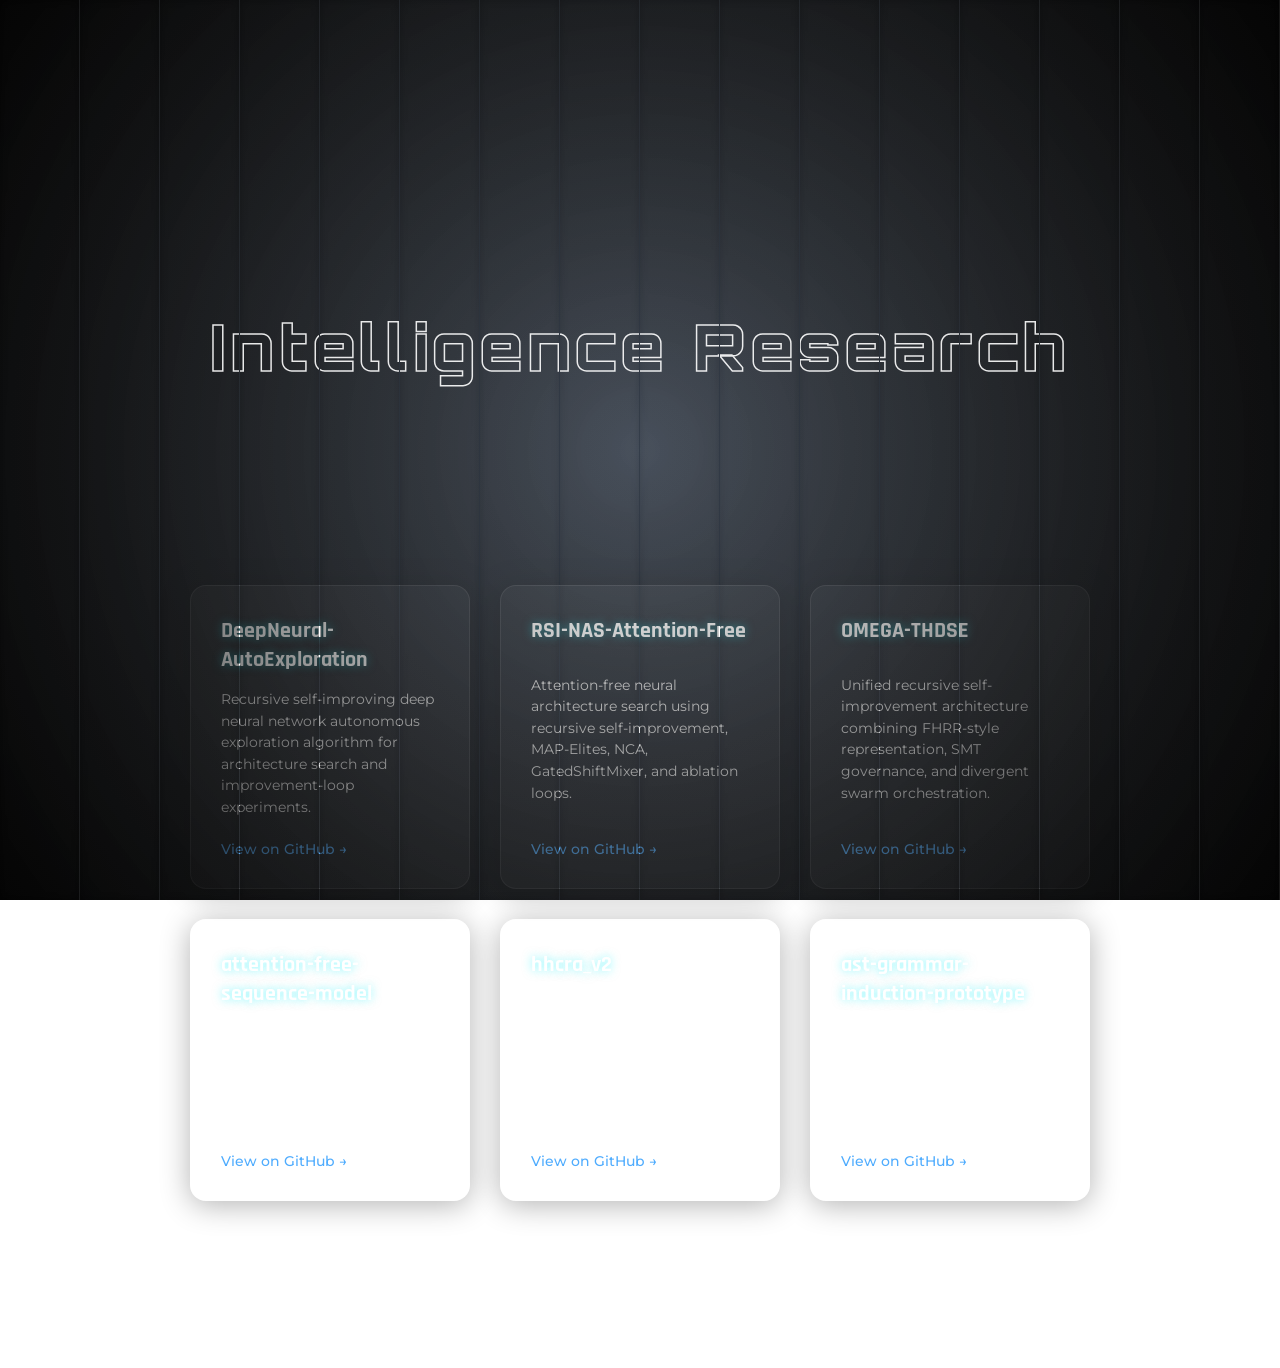
<file: index.html>
<!DOCTYPE html>
<html lang="en">

<head>
    <meta charset="UTF-8">
    <meta name="viewport" content="width=device-width, initial-scale=1.0">
    <title>Sung Hun Kwag - Advanced AI Research Portfolio</title>

    <!-- SEO & Social metadata for richer previews -->
    <meta name="description"
        content="Portfolio of Sung Hun Kwag showcasing advanced AI research projects and open-source contributions." />
    <meta property="og:title" content="Sung Hun Kwag - Advanced AI Research Portfolio" />
    <meta property="og:description"
        content="Explore recent independent AI architecture experiments: recursive self-improvement, failure analysis, and attention-free systems." />
    <meta property="og:type" content="website" />
    <meta property="og:image" content="https://sunghunkwag.github.io/portfolio/preview.png" />

    <!-- Google Fonts -->
    <link rel="preconnect" href="https://fonts.googleapis.com">
    <link rel="preconnect" href="https://fonts.gstatic.com" crossorigin>
    <link
        href="https://fonts.googleapis.com/css2?family=Cinzel:wght@400;700&family=Montserrat:wght@300;500;700&display=swap"
        rel="stylesheet">
    <link
        href="https://fonts.googleapis.com/css2?family=Orbitron:wght@400;700;900&family=Rajdhani:wght@500;700&display=swap"
        rel="stylesheet">

    <!-- Inline styles for a sleek, glassmorphic aesthetic -->
    <style>
        /* Reset & Base Styles */
        * {
            margin: 0;
            padding: 0;
            box-sizing: border-box;
        }

        body {
            font-family: 'Montserrat', sans-serif;
            color: #ffffff;
            overflow-x: hidden;
            overflow-y: scroll;
            /* Enable scrolling */
            min-height: 100vh;
            height: auto;
            display: flex;
            justify-content: center;
            align-items: flex-start;
            /* Align to top so content grows down */
        }

        /* Background Neutral */
        .bg-neutral {
            position: fixed;
            top: 0;
            left: 0;
            width: 100%;
            height: 100%;
            /* Radial gradient for vignette effect */
            background: radial-gradient(circle at center, #1f2937 0%, #000000 100%);
            z-index: -1;
        }

        /* 3D Perspective Container */
        /* 3D Perspective Container */
        .full-screen-3d-stage {
            perspective: 3000px;

            /* Full Screen - No black bars */
            position: absolute;
            top: 0;
            left: 0;
            width: 100%;
            height: 100vh;

            overflow: hidden;
            z-index: 100;
            pointer-events: none;
            /* allow underlying elements to be clickable */

            container-type: size;
        }

        .title-plate-wrapper {
            position: absolute;
            top: 0;
            left: 0;
            width: 100%;
            height: 100%;
            transform-style: preserve-3d;
            display: flex;
            pointer-events: none;
        }

        /* Static title displayed after the slat animation finishes */
        .title-plate-static {
            position: absolute;
            top: 0;
            left: 0;
            width: 100%;
            height: 100%;
            /* Cover full screen for alignment, but pointer-events: none allows clicks */
            display: flex;
            flex-direction: column;
            justify-content: flex-start;
            align-items: center;
            padding-top: 35vh;
            /* Safe vertical position */
            /* Matches slat animation end position relative to container */
            z-index: 101;
            opacity: 0;
            pointer-events: none;
        }

        .title-plate-static.sequence-active {
            animation: singleSequenceFade 8s cubic-bezier(0.25, 1, 0.5, 1) forwards;
        }

        /* Unified sequence for the static title -> holds then stays visible */
        @keyframes singleSequenceFade {
            0% {
                opacity: 1;
                filter: blur(0px);
                transform: scale(1);
                letter-spacing: -2px;
            }

            20% {
                opacity: 1;
            }

            100% {
                opacity: 1;
                text-shadow: 0 10px 30px rgba(0, 0, 0, 0.8);
                letter-spacing: -2px;
            }
        }

        /* Title typography */
        .plate-main-text {
            font-size: clamp(2.5rem, 5vw, 6rem);
            font-weight: 900;
            /* Extra bold for impact */
            font-family: 'Orbitron', sans-serif;
            /* AI / Sci-Fi Font */
            /* text-transform: uppercase; removed for mixed case */
            letter-spacing: 4px;
            /* Premium wide spacing */
            line-height: 1;
            margin: 0;

            /* Transparent / Glass / Wireframe Style */
            color: transparent;
            -webkit-text-stroke: 1.5px rgba(255, 255, 255, 0.9);
            /* Crisp White Outline */
            background: none;
            text-shadow: none;
            filter: none;
        }

        /* Slat styles */
        .slat {
            height: 100%;
            position: relative;
            background-color: rgba(255, 255, 255, 0.05);
            overflow: hidden;
            clip-path: inset(0px);
            transform-style: flat;
            transform-origin: left center;
            border-right: 1px solid rgba(255, 255, 255, 0.05);
            opacity: 0;
            backface-visibility: hidden;
            will-change: transform;
            pointer-events: none;
        }

        .slat-content {
            position: absolute;
            top: 0;
            height: 100%;
            display: flex;
            flex-direction: column;
            justify-content: flex-start;
            align-items: center;
            padding-top: 35vh;
            color: #ffffff;
            font-family: 'Montserrat', sans-serif;
            white-space: nowrap;
            background: radial-gradient(circle at center, rgba(255, 255, 255, 0.1) 0%, rgba(0, 0, 0, 0.8) 100%);
            backdrop-filter: blur(5px);
            -webkit-backdrop-filter: blur(5px);
        }

        /* Main container for name and projects */
        .container {
            position: relative;
            z-index: 10;
            width: 90%;
            max-width: 1200px;
            min-height: 100vh;
            height: auto;
            display: flex;
            flex-direction: column;
            justify-content: flex-start;
            /* Stack from top */
            padding-top: 65vh;
            /* Ensure content starts below the fixed title */
            padding-bottom: 50px;
            pointer-events: none;
        }

        /* Hero section containing the name */
        #hero {
            flex: 0 0 auto;
            display: flex;
            justify-content: center;
            align-items: center;
            width: 100%;
            padding: 20px 0;
            margin: 0;
            pointer-events: none;
            opacity: 0.6;
        }

        .name-container {
            display: flex;
            align-items: center;
            justify-content: center;
            gap: 10px;
            margin: 0;
            z-index: 201;
        }

        .eng-name,
        .kor-name {
            font-family: 'Rajdhani', sans-serif;
            font-weight: 600;
            font-size: 1.25rem;
            letter-spacing: 2px;
            color: #ffffff;
            text-shadow: none;
        }

        .separator {
            color: rgba(255, 255, 255, 0.2);
            font-size: 0.75rem;
            text-shadow: none;
        }

        /* Projects section */
        #projects {
            display: flex;
            flex-wrap: wrap;
            justify-content: center;
            gap: 30px;
            padding-bottom: 50px;
            z-index: 200;
            position: relative;
            pointer-events: auto;
        }

        /* Card styling */
        .glass-card {
            background: rgba(255, 255, 255, 0.05);
            backdrop-filter: blur(10px);
            -webkit-backdrop-filter: blur(10px);
            border: 1px solid rgba(255, 255, 255, 0.1);
            border-radius: 16px;
            padding: 30px;
            width: 280px;
            box-shadow: 0 4px 30px rgba(0, 0, 0, 0.3);
            transition: all 0.4s cubic-bezier(0.25, 0.8, 0.25, 1);
            cursor: pointer;
            display: flex;
            flex-direction: column;
            justify-content: space-between;
        }

        .glass-card:hover {
            transform: translateY(-10px) scale(1.02);
            background: rgba(255, 255, 255, 0.1);
            border-color: rgba(255, 255, 255, 0.6);
            box-shadow: 0 0 20px rgba(255, 255, 255, 0.2);
        }

        .glass-card h3 {
            font-family: 'Rajdhani', sans-serif;
            font-size: 1.4rem;
            font-weight: 700;
            margin-bottom: 15px;
            color: #fff;
            text-shadow: 0 0 10px rgba(0, 242, 254, 0.5);
            /* Neon glow */
        }

        .glass-card p {
            font-size: 0.9rem;
            line-height: 1.5;
            color: rgba(255, 255, 255, 0.9);
            margin-bottom: 20px;
        }

        .repo-link a {
            text-decoration: none;
            color: #4facfe;
            font-size: 0.85rem;
            font-weight: 500;
            transition: color 0.3s;
        }

        .repo-link a:hover {
            color: #00f2fe;
        }

        /* Removed repo-meta styling as dynamic metadata is no longer used */

        /* Animation keyframes for slats reveal */
        @keyframes fullScreenReveal {

            /* Enhanced 3D reveal with depth and overshoot for a premium feel */
            0% {
                transform: rotateY(-90deg) translateZ(-300px);
                opacity: 1;
                filter: brightness(0.4);
                background-color: rgba(255, 255, 255, 0.15);
                border-right: 1px solid rgba(255, 255, 255, 0.4);
            }

            70% {
                transform: rotateY(10deg) translateZ(40px);
                filter: brightness(1.2);
                background-color: rgba(255, 255, 255, 0.1);
                border-right: 1px solid rgba(255, 255, 255, 0.2);
            }

            100% {
                transform: rotateY(0deg) translateZ(0);
                opacity: 1;
                filter: brightness(1);
                background-color: rgba(255, 255, 255, 0.05);
                border-right: 1px solid rgba(255, 255, 255, 0.05);
            }
        }

        /* Fade utilities */
        .fade-in-2 {
            opacity: 0;
            animation: fadeInUp 1.5s ease-out forwards;
            animation-delay: 3.5s;
        }

        .fade-in-3 {
            opacity: 0;
            animation: fadeInUp 1.5s ease-out forwards;
            animation-delay: 4.5s;
        }

        @keyframes fadeInUp {
            to {
                opacity: 1;
                transform: translateY(0);
            }
        }

        /* Responsive tweaks */
        @media (max-width: 768px) {
            .plate-main-text {
                font-size: 2.5rem;
            }

            .glass-card {
                width: 100%;
                max-width: 350px;
            }
        }
    </style>
</head>

<body>
    <!-- Dark backdrop -->
    <div class="bg-neutral" aria-hidden="true"></div>
    <!-- Main content -->
    <!-- 3D title reveal stage (Moved out of container for full screen) -->
    <div class="full-screen-3d-stage">
        <div class="title-plate-wrapper"><!-- slats inserted here via JS --></div>
        <div id="static-title-container" class="title-plate-static">
            <h1 class="plate-main-text">Intelligence Research</h1>
        </div>
    </div>
    <div class="container" style="padding-top: 65vh;">
        <!-- 3D title reveal stage -->


        <!-- Name under the title (Removed spacer, using padding-top on container) -->
        <!-- Portfolio cards -->
                <section id="projects" class="fade-in-3">
            <div class="glass-card" onclick="window.open('https://github.com/sunghunkwag/DeepNeural-AutoExploration', '_blank')">
                <h3>DeepNeural-AutoExploration</h3>
                <p>Recursive self-improving deep neural network autonomous exploration algorithm for architecture search and improvement-loop experiments.</p>
                <div class="repo-link">
                    <a href="https://github.com/sunghunkwag/DeepNeural-AutoExploration" target="_blank">View on GitHub &rarr;</a>
                </div>
            </div>
            <div class="glass-card" onclick="window.open('https://github.com/sunghunkwag/RSI-NAS-Attention-Free', '_blank')">
                <h3>RSI-NAS-Attention-Free</h3>
                <p>Attention-free neural architecture search using recursive self-improvement, MAP-Elites, NCA, GatedShiftMixer, and ablation loops.</p>
                <div class="repo-link">
                    <a href="https://github.com/sunghunkwag/RSI-NAS-Attention-Free" target="_blank">View on GitHub &rarr;</a>
                </div>
            </div>
            <div class="glass-card" onclick="window.open('https://github.com/sunghunkwag/OMEGA-THDSE', '_blank')">
                <h3>OMEGA-THDSE</h3>
                <p>Unified recursive self-improvement architecture combining FHRR-style representation, SMT governance, and divergent swarm orchestration.</p>
                <div class="repo-link">
                    <a href="https://github.com/sunghunkwag/OMEGA-THDSE" target="_blank">View on GitHub &rarr;</a>
                </div>
            </div>
            <div class="glass-card" onclick="window.open('https://github.com/sunghunkwag/attention-free-sequence-model', '_blank')">
                <h3>attention-free-sequence-model</h3>
                <p>Attention-free sequence model exploration across five architectures, documenting failures and a GatedShiftMixer success case.</p>
                <div class="repo-link">
                    <a href="https://github.com/sunghunkwag/attention-free-sequence-model" target="_blank">View on GitHub &rarr;</a>
                </div>
            </div>
            <div class="glass-card" onclick="window.open('https://github.com/sunghunkwag/hhcra_v2', '_blank')">
                <h3>hhcra_v2</h3>
                <p>Recent experimental AI architecture repository in the recursive, hybrid, and compute-constrained systems research track.</p>
                <div class="repo-link">
                    <a href="https://github.com/sunghunkwag/hhcra_v2" target="_blank">View on GitHub &rarr;</a>
                </div>
            </div>
            <div class="glass-card" onclick="window.open('https://github.com/sunghunkwag/ast-grammar-induction-prototype', '_blank')">
                <h3>ast-grammar-induction-prototype</h3>
                <p>Single-file recursive self-improvement engine evolving Python programs through AST analysis and statistical grammar learning.</p>
                <div class="repo-link">
                    <a href="https://github.com/sunghunkwag/ast-grammar-induction-prototype" target="_blank">View on GitHub &rarr;</a>
                </div>
            </div>
        </section>



        <!-- Name at bottom -->
        <header id="hero" class="fade-in-2">
            <div class="name-container">
                <h2 class="eng-name">Sung Hun Kwag</h2>
                <span class="separator">|</span>
                <h2 class="kor-name">곽성훈</h2>
            </div>
        </header>
    </div>
    <!-- JavaScript: build slats and fetch repo metadata -->
    <script>
        window.addEventListener('load', () => {
            /* Configuration for slat animation */
            const NUM_SLATS = 16; // increased number of slats for a smoother reveal
            const ANIMATION_DURATION = 4.0;
            const STAGGER_DELAY = 0.15;
            function createFullScreenSlats() {
                const wrapper = document.querySelector('.title-plate-wrapper');
                const titleTextSource = document.querySelector('#static-title-container .plate-main-text').outerHTML;
                wrapper.innerHTML = "";
                // Use getBoundingClientRect for precise rendered width
                const screenWidth = wrapper.getBoundingClientRect().width;
                const slatWidth = screenWidth / NUM_SLATS;
                for (let i = 0; i < NUM_SLATS; i++) {
                    const slat = document.createElement('div');
                    slat.classList.add('slat');
                    slat.style.width = `${slatWidth}px`;
                    slat.style.position = "absolute";
                    slat.style.left = `${i * slatWidth}px`;
                    slat.style.zIndex = 100 + i;
                    const content = document.createElement('div');
                    content.classList.add('slat-content');
                    content.innerHTML = titleTextSource;
                    content.style.width = `${screenWidth}px`;
                    content.style.left = `-${i * slatWidth}px`;
                    slat.appendChild(content);
                    wrapper.appendChild(slat);
                    slat.style.animation = `fullScreenReveal ${ANIMATION_DURATION}s cubic-bezier(0.25, 1, 0.5, 1) forwards`;
                    slat.style.animationDelay = `${i * STAGGER_DELAY}s`;
                    if (i === NUM_SLATS - 1) {
                        const totalTime = (ANIMATION_DURATION + (i * STAGGER_DELAY)) * 1000;
                        setTimeout(() => {
                            wrapper.style.display = 'none';
                            const staticTitle = document.getElementById('static-title-container');
                            staticTitle.classList.add('sequence-active');
                        }, totalTime);
                    }
                }
            }
            // Initiate slats immediately on load
            createFullScreenSlats();
            // Dynamic metadata fetching has been removed for a cleaner presentation.
        });
    </script>
</body>

</html>
</file>
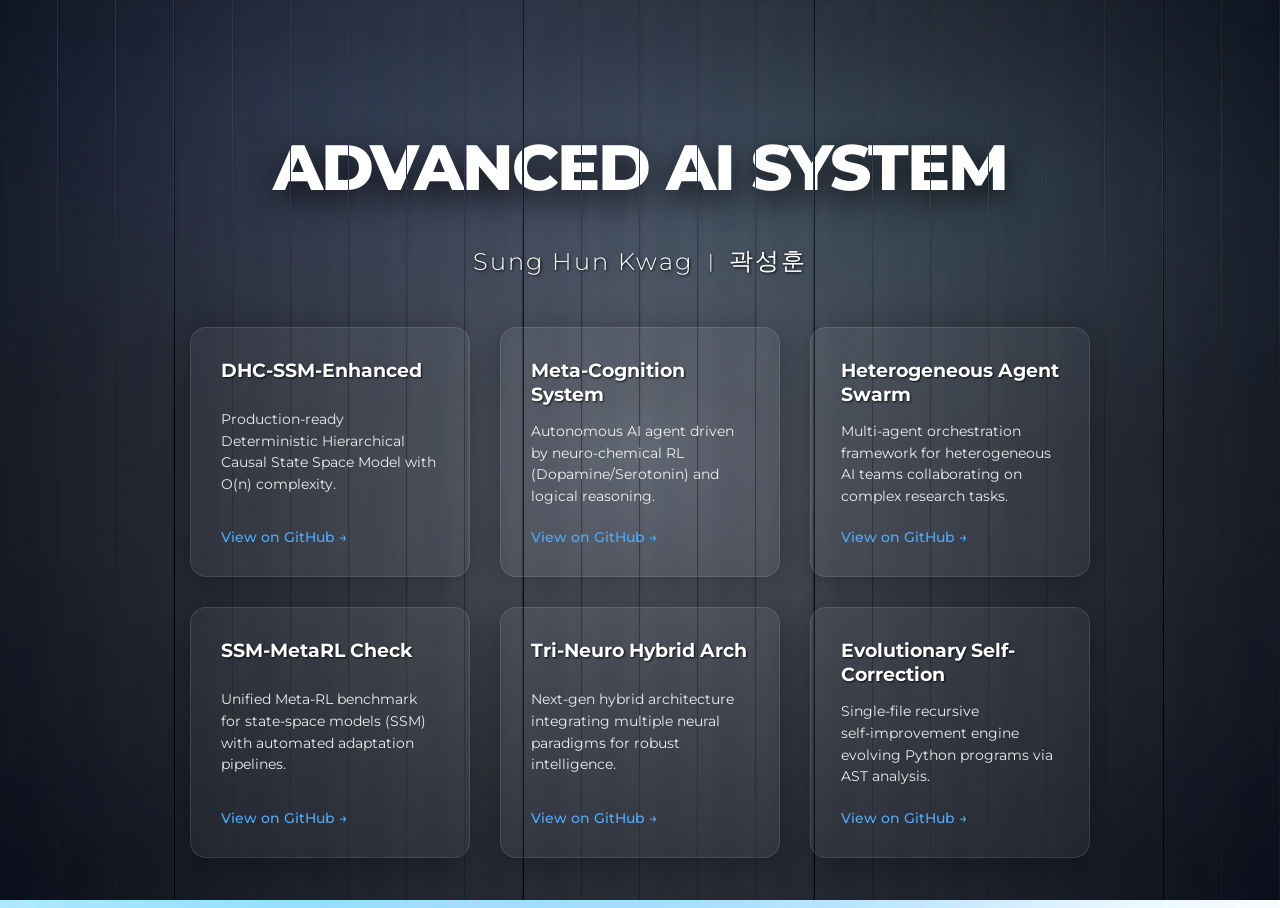
<file: docs/index.html>
<!DOCTYPE html>
<html lang="en">

<head>
    <meta charset="UTF-8">
    <meta name="viewport" content="width=device-width, initial-scale=1.0">
    <title>Sung Hun Kwag - Advanced AI Research Portfolio</title>

    <!-- SEO & Social metadata for richer previews -->
    <meta name="description" content="Portfolio of Sung Hun Kwag showcasing advanced AI research projects and open-source contributions." />
    <meta property="og:title" content="Sung Hun Kwag - Advanced AI Research Portfolio" />
    <meta property="og:description" content="Explore cutting-edge AI projects ranging from state-space models to recursive self-improvement." />
    <meta property="og:type" content="website" />
    <meta property="og:image" content="https://sunghunkwag.github.io/portfolio/preview.png" />

    <!-- Google Fonts -->
    <link rel="preconnect" href="https://fonts.googleapis.com">
    <link rel="preconnect" href="https://fonts.gstatic.com" crossorigin>
    <link href="https://fonts.googleapis.com/css2?family=Cinzel:wght@400;700&family=Montserrat:wght@300;500;700&display=swap" rel="stylesheet">

    <!-- Inline styles for a sleek, glassmorphic aesthetic -->
    <style>
        /* Reset & Base Styles */
        * {
            margin: 0;
            padding: 0;
            box-sizing: border-box;
        }

        body {
            font-family: 'Montserrat', sans-serif;
            color: #ffffff;
            overflow-x: hidden;
            height: 100vh;
            display: flex;
            justify-content: center;
            align-items: center;
        }

        /* Cosmic 3D background field */
        .cosmic-depth {
            position: fixed;
            inset: 0;
            perspective: 3200px;
            perspective-origin: 50% 35%;
            transform-style: preserve-3d;
            z-index: 0;
            pointer-events: none;
        }

        .cosmic-layer {
            position: absolute;
            inset: -20%;
            transform-style: preserve-3d;
            mix-blend-mode: screen;
            opacity: 1;
            animation: cosmicDrift 18s ease-in-out infinite;
        }

        .cosmic-layer::before,
        .cosmic-layer::after {
            content: "";
            position: absolute;
            inset: 0;
            background-repeat: repeat;
            mix-blend-mode: screen;
        }

        .cosmic-depth::after {
            content: "";
            position: absolute;
            inset: -5%;
            background: radial-gradient(circle at 50% 10%, rgba(200, 240, 255, 0.18), rgba(0, 0, 0, 0) 55%),
                radial-gradient(circle at 50% 90%, rgba(70, 140, 255, 0.22), rgba(0, 0, 0, 0) 60%);
            mix-blend-mode: screen;
            filter: blur(24px);
            opacity: 0.8;
        }

        .layer-back {
            --depth: -800px;
            --scale: 1.6;
            filter: blur(0.8px) saturate(170%);
            animation-duration: 26s;
        }

        .layer-mid {
            --depth: -420px;
            --scale: 1.25;
            filter: blur(0.3px) saturate(190%);
            animation-duration: 20s;
        }

        .layer-front {
            --depth: -140px;
            --scale: 1.05;
            filter: blur(0.05px) saturate(210%);
            animation-duration: 14s;
        }

        .layer-back::before {
            background-image:
                radial-gradient(circle at 20% 30%, rgba(120, 196, 255, 0.55) 0 2.4px, rgba(0, 0, 0, 0) 3.5px),
                radial-gradient(circle at 80% 40%, rgba(140, 255, 255, 0.55) 0 1.8px, rgba(0, 0, 0, 0) 3.2px),
                radial-gradient(circle at 50% 70%, rgba(160, 210, 255, 0.45) 0 2px, rgba(0, 0, 0, 0) 4.2px),
                radial-gradient(circle at 10% 80%, rgba(180, 210, 255, 0.4) 0 1.6px, rgba(0, 0, 0, 0) 3.2px);
            background-size: 520px 520px;
            opacity: 0.85;
        }

        .layer-back::after {
            background-image:
                conic-gradient(from 210deg at 50% 50%, rgba(110, 210, 255, 0.26), rgba(0, 0, 0, 0) 62%),
                radial-gradient(circle at 40% 60%, rgba(90, 170, 255, 0.35), rgba(0, 0, 0, 0) 58%);
            filter: blur(26px);
            opacity: 0.8;
        }

        .layer-mid::before {
            background-image:
                radial-gradient(circle at 30% 50%, rgba(180, 245, 255, 0.7) 0 2px, rgba(0, 0, 0, 0) 3.4px),
                radial-gradient(circle at 70% 60%, rgba(140, 225, 255, 0.75) 0 2px, rgba(0, 0, 0, 0) 3.6px),
                radial-gradient(circle at 45% 25%, rgba(138, 230, 255, 0.6) 0 1.8px, rgba(0, 0, 0, 0) 3.2px);
            background-size: 360px 360px;
            opacity: 0.95;
        }

        .layer-mid::after {
            background-image:
                radial-gradient(circle at 60% 40%, rgba(120, 200, 255, 0.45), rgba(0, 0, 0, 0) 60%),
                radial-gradient(circle at 32% 68%, rgba(90, 160, 255, 0.42), rgba(0, 0, 0, 0) 56%);
            filter: blur(16px);
            opacity: 0.85;
        }

        .layer-front::before {
            background-image:
                radial-gradient(circle at 20% 20%, rgba(225, 255, 255, 0.95) 0 2.2px, rgba(0, 0, 0, 0) 4.4px),
                radial-gradient(circle at 80% 30%, rgba(190, 245, 255, 0.9) 0 2px, rgba(0, 0, 0, 0) 3.6px),
                radial-gradient(circle at 50% 80%, rgba(230, 255, 255, 0.9) 0 2px, rgba(0, 0, 0, 0) 3.6px);
            background-size: 220px 220px;
            opacity: 1;
        }

        .layer-front::after {
            background-image:
                radial-gradient(circle at 50% 50%, rgba(200, 255, 255, 0.35), rgba(0, 0, 0, 0) 52%);
            filter: blur(8px);
            opacity: 0.65;
        }

        /* Background Neutral */
        .bg-neutral {
            position: fixed;
            top: 0;
            left: 0;
            width: 100%;
            height: 100%;
            background:
                radial-gradient(120% 80% at 20% 10%, rgba(90, 136, 255, 0.28) 0%, rgba(0, 0, 0, 0) 45%),
                radial-gradient(100% 70% at 80% 20%, rgba(105, 221, 255, 0.2) 0%, rgba(0, 0, 0, 0) 42%),
                radial-gradient(circle at center, #1a2233 0%, #05070d 62%, #000000 100%);
            animation: bgDrift 14s ease-in-out infinite alternate;
            z-index: 1;
        }

        /* 3D Perspective Container */
        .full-screen-3d-stage {
            perspective: 4200px;
            perspective-origin: 50% 24%;
            width: 100vw;
            height: 100vh;
            overflow: hidden;
            position: fixed;
            top: 0;
            left: 0;
            z-index: 100;
            pointer-events: none; /* allow underlying elements to be clickable */
            transform-style: preserve-3d;
        }

        .title-plate-wrapper {
            position: absolute;
            top: 0;
            left: 0;
            width: 100%;
            height: 100%;
            transform-style: preserve-3d;
            display: flex;
            pointer-events: none;
            animation: stageDrift 11s ease-in-out infinite;
        }

        .merge-aura,
        .merge-rings {
            position: absolute;
            inset: -18%;
            opacity: 0;
            pointer-events: none;
            mix-blend-mode: screen;
        }

        .merge-aura {
            z-index: 99;
            transform: translateZ(-150px) scale(0.86);
            background:
                radial-gradient(circle at 50% 50%, rgba(160, 238, 255, 0.52) 0%, rgba(93, 180, 255, 0.18) 24%, rgba(0, 0, 0, 0) 58%),
                radial-gradient(circle at 40% 42%, rgba(124, 214, 255, 0.2) 0%, rgba(0, 0, 0, 0) 36%),
                conic-gradient(from 0deg at 50% 50%, rgba(113, 209, 255, 0) 0deg, rgba(113, 209, 255, 0.26) 38deg, rgba(113, 209, 255, 0.04) 80deg, rgba(129, 171, 255, 0.2) 128deg, rgba(129, 171, 255, 0) 190deg, rgba(113, 209, 255, 0.24) 245deg, rgba(113, 209, 255, 0) 360deg);
            filter: blur(2px) saturate(130%);
        }

        .merge-rings {
            z-index: 98;
            transform: translateZ(-120px) scale(0.92);
            background:
                radial-gradient(circle at center, rgba(209, 244, 255, 0.58) 0 2%, rgba(180, 232, 255, 0.22) 3.2%, rgba(0, 0, 0, 0) 6%),
                radial-gradient(circle at center, rgba(155, 221, 255, 0.34) 0 14%, rgba(0, 0, 0, 0) 18%),
                radial-gradient(circle at center, rgba(145, 213, 255, 0.24) 22%, rgba(0, 0, 0, 0) 28%),
                radial-gradient(circle at center, rgba(127, 198, 255, 0.18) 34%, rgba(0, 0, 0, 0) 40%);
            filter: blur(0.5px);
        }

        .merge-aura.active {
            animation: astralBloom 2.1s cubic-bezier(0.22, 1, 0.36, 1) forwards;
        }

        .merge-rings.active {
            animation: ringPulse 1.6s cubic-bezier(0.22, 1, 0.36, 1) forwards;
        }

        /* Static title displayed after the slat animation finishes */
        .title-plate-static {
            position: absolute;
            top: 0;
            left: 0;
            width: 100vw;
            height: 100vh;
            display: flex;
            flex-direction: column;
            justify-content: flex-start;
            align-items: center;
            padding-top: 15vh;
            z-index: 101;
            opacity: 0;
            pointer-events: none;
        }

        .title-plate-static.sequence-active {
            animation: singleSequenceFade 8s cubic-bezier(0.25, 1, 0.5, 1) forwards;
        }

        /* Unified sequence for the static title – holds then stays visible */
        @keyframes singleSequenceFade {
            0% {
                opacity: 1;
                filter: blur(0px);
                transform: scale(1);
                letter-spacing: -2px;
            }
            20% {
                opacity: 1;
            }
            100% {
                opacity: 1;
                text-shadow: 0 10px 30px rgba(0, 0, 0, 0.8);
                letter-spacing: -2px;
            }
        }

        /* Title typography */
        .plate-main-text {
            font-size: 5vw;
            font-weight: 800;
            text-transform: uppercase;
            letter-spacing: -2px;
            line-height: 1;
            margin: 0;
            color: #ffffff;
            text-shadow: 0 10px 30px rgba(0, 0, 0, 0.8);
        }

        /* Slat styles */
        .slat {
            height: 100%;
            position: relative;
            background-color: rgba(255, 255, 255, 0.05);
            overflow: hidden;
            clip-path: inset(0px);
            transform-style: preserve-3d;
            transform-origin: left center;
            border-right: 1px solid rgba(255, 255, 255, 0.05);
            opacity: 0;
            backface-visibility: hidden;
            will-change: transform, filter;
            box-shadow: inset 0 0 28px rgba(255, 255, 255, 0.08), 0 18px 45px rgba(0, 0, 0, 0.45);
        }

        .slat::before {
            content: "";
            position: absolute;
            inset: 0;
            background: linear-gradient(118deg, rgba(255, 255, 255, 0.22), rgba(255, 255, 255, 0));
            mix-blend-mode: screen;
            opacity: 0;
            transform: translateZ(40px);
            animation: slatSheen var(--slat-duration, 4s) ease-out forwards;
            animation-delay: var(--slat-delay, 0s);
        }

        .slat::after {
            content: "";
            position: absolute;
            inset: -15%;
            background: radial-gradient(circle at 30% 20%, rgba(136, 224, 255, 0.3), rgba(0, 0, 0, 0));
            mix-blend-mode: screen;
            opacity: 0;
            filter: blur(14px);
            animation: slatEdgeBloom calc(var(--slat-duration, 4s) * 1.08) ease-out forwards;
            animation-delay: var(--slat-delay, 0s);
        }

        .slat-content {
            position: absolute;
            top: 0;
            height: 100%;
            display: flex;
            flex-direction: column;
            justify-content: flex-start;
            align-items: center;
            padding-top: 15vh;
            color: #ffffff;
            font-family: 'Montserrat', sans-serif;
            white-space: nowrap;
            background: radial-gradient(circle at center, rgba(255, 255, 255, 0.17) 0%, rgba(5, 10, 24, 0.88) 100%);
            backdrop-filter: blur(7px);
            -webkit-backdrop-filter: blur(7px);
            transform: translateZ(110px);
        }

        /* Main container for name and projects */
        .container {
            position: relative;
            z-index: 10;
            width: 90%;
            max-width: 1200px;
            height: 100%;
            display: flex;
            flex-direction: column;
            justify-content: space-between;
            padding: 5vh 0;
            pointer-events: none;
        }

        /* Hero section containing the name */
        #hero {
            flex: 1;
            display: flex;
            flex-direction: column;
            justify-content: center;
            align-items: center;
            text-align: center;
            margin-bottom: 50px;
            pointer-events: none;
        }

        .name-container {
            display: flex;
            align-items: center;
            gap: 15px;
            margin-top: 20px;
            z-index: 201;
        }

        .eng-name, .kor-name {
            font-family: 'Montserrat', sans-serif;
            font-weight: 300;
            font-size: 1.5rem;
            letter-spacing: 2px;
            color: rgba(255, 255, 255, 1.0);
            text-shadow: 1px 1px 3px rgba(0, 0, 0, 0.9);
        }
        .separator {
            color: rgba(255, 255, 255, 0.8);
            font-size: 1.2rem;
            text-shadow: 1px 1px 2px rgba(0, 0, 0, 0.8);
        }

        /* Projects section */
        #projects {
            display: flex;
            flex-wrap: wrap;
            justify-content: center;
            gap: 30px;
            padding-bottom: 50px;
            z-index: 200;
            position: relative;
            pointer-events: auto;
        }

        /* Card styling */
        .glass-card {
            background: rgba(255, 255, 255, 0.05);
            backdrop-filter: blur(10px);
            -webkit-backdrop-filter: blur(10px);
            border: 1px solid rgba(255, 255, 255, 0.1);
            border-radius: 16px;
            padding: 30px;
            width: 280px;
            box-shadow: 0 4px 30px rgba(0, 0, 0, 0.3);
            transition: all 0.4s cubic-bezier(0.25, 0.8, 0.25, 1);
            cursor: pointer;
            display: flex;
            flex-direction: column;
            justify-content: space-between;
        }
        .glass-card:hover {
            transform: translateY(-10px) scale(1.02);
            background: rgba(255, 255, 255, 0.1);
            border-color: rgba(255, 255, 255, 0.6);
            box-shadow: 0 0 20px rgba(255, 255, 255, 0.2);
        }
        .glass-card h3 {
            font-size: 1.2rem;
            font-weight: 700;
            margin-bottom: 15px;
            color: #fff;
            text-shadow: 1px 1px 2px rgba(0, 0, 0, 0.8);
        }
        .glass-card p {
            font-size: 0.9rem;
            line-height: 1.5;
            color: rgba(255, 255, 255, 0.9);
            margin-bottom: 20px;
        }
        .repo-link a {
            text-decoration: none;
            color: #4facfe;
            font-size: 0.85rem;
            font-weight: 500;
            transition: color 0.3s;
        }
        .repo-link a:hover {
            color: #00f2fe;
        }
        /* Removed repo-meta styling as dynamic metadata is no longer used */

        /* Animation keyframes for slats reveal */
        @keyframes bgDrift {
            0% {
                filter: saturate(1) brightness(1);
                transform: scale(1);
            }
            100% {
                filter: saturate(1.1) brightness(1.06);
                transform: scale(1.03);
            }
        }

        @keyframes cosmicDrift {
            0% {
                transform: translateZ(var(--depth, -400px)) scale(var(--scale, 1.2)) rotate(0deg);
                opacity: 0.75;
            }
            50% {
                transform: translateZ(calc(var(--depth, -400px) + 60px)) scale(calc(var(--scale, 1.2) * 1.02)) rotate(2deg);
                opacity: 1;
            }
            100% {
                transform: translateZ(var(--depth, -400px)) scale(var(--scale, 1.2)) rotate(-1.5deg);
                opacity: 0.8;
            }
        }

        @keyframes fullScreenReveal {
            0% {
                transform: rotateY(calc(-96deg + var(--tilt-y, 0deg))) rotateX(var(--tilt-x, 0deg)) translateZ(calc(-360px - var(--depth, 0px))) scaleX(0.93);
                opacity: 0;
                filter: brightness(0.35) saturate(0.8);
                background-color: rgba(255, 255, 255, 0.16);
                border-right: 1px solid rgba(255, 255, 255, 0.34);
            }
            20% {
                opacity: 1;
            }
            64% {
                transform: rotateY(calc(14deg + (var(--tilt-y, 0deg) * 0.2))) rotateX(calc(var(--tilt-x, 0deg) * -0.12)) translateZ(62px) scaleX(1.015);
                filter: brightness(1.25) saturate(1.1);
                background-color: rgba(255, 255, 255, 0.09);
            }
            100% {
                transform: rotateY(0deg) rotateX(0deg) translateZ(0) scaleX(1);
                opacity: 1;
                filter: brightness(1) saturate(1);
                background-color: rgba(255, 255, 255, 0.05);
                border-right: 1px solid rgba(255, 255, 255, 0.05);
            }
        }

        @keyframes slatSheen {
            0% { opacity: 0; }
            58% { opacity: 0.2; }
            100% { opacity: 0.06; }
        }

        @keyframes slatEdgeBloom {
            0% {
                opacity: 0;
                transform: scale(0.9) translateZ(18px);
            }
            65% {
                opacity: 0.34;
                transform: scale(1.08) translateZ(110px);
            }
            100% {
                opacity: 0.1;
                transform: scale(1.1) translateZ(128px);
            }
        }

        @keyframes astralBloom {
            0% {
                opacity: 0;
                transform: translateZ(-150px) scale(0.86) rotate(0deg);
            }
            25% {
                opacity: 0.95;
                transform: translateZ(-48px) scale(1.04) rotate(4deg);
            }
            62% {
                opacity: 0.3;
                transform: translateZ(-16px) scale(1.12) rotate(9deg);
            }
            100% {
                opacity: 0;
                transform: translateZ(0) scale(1.16) rotate(12deg);
            }
        }

        @keyframes ringPulse {
            0% {
                opacity: 0;
                transform: translateZ(-120px) scale(0.92);
            }
            35% {
                opacity: 0.7;
                transform: translateZ(-40px) scale(1.03);
            }
            100% {
                opacity: 0;
                transform: translateZ(30px) scale(1.18);
            }
        }


        @keyframes stageDrift {
            0%,
            100% {
                transform: translateZ(0) rotateX(0deg) rotateY(0deg);
            }
            50% {
                transform: translateZ(18px) rotateX(1.4deg) rotateY(-1.8deg);
            }
        }

        /* Fade utilities */
        .fade-in-2 {
            opacity: 0;
            animation: fadeInUp 1.5s ease-out forwards;
            animation-delay: 3.5s;
        }
        .fade-in-3 {
            opacity: 0;
            animation: fadeInUp 1.5s ease-out forwards;
            animation-delay: 4.5s;
        }
        @keyframes fadeInUp {
            to {
                opacity: 1;
                transform: translateY(0);
            }
        }

        /* Responsive tweaks */
        @media (max-width: 768px) {
            .plate-main-text {
                font-size: 2.5rem;
            }
            .glass-card {
                width: 100%;
                max-width: 350px;
            }
        }
    </style>
</head>

<body>
    <!-- Dark backdrop -->
    <div class="cosmic-depth" aria-hidden="true">
        <div class="cosmic-layer layer-back"></div>
        <div class="cosmic-layer layer-mid"></div>
        <div class="cosmic-layer layer-front"></div>
    </div>
    <div class="bg-neutral" aria-hidden="true"></div>
    <!-- Main content -->
    <div class="container">
        <!-- 3D title reveal stage -->
        <div class="full-screen-3d-stage">
            <div id="merge-aura" class="merge-aura" aria-hidden="true"></div>
            <div id="merge-rings" class="merge-rings" aria-hidden="true"></div>
            <div class="title-plate-wrapper"><!-- slats inserted here via JS --></div>
            <div id="static-title-container" class="title-plate-static">
                <h1 class="plate-main-text">ADVANCED AI SYSTEM</h1>
            </div>
        </div>
        <!-- Name under the title -->
        <header id="hero">
            <div style="height: 20vh;"></div>
            <div class="name-container fade-in-2">
                <h2 class="eng-name">Sung Hun Kwag</h2>
                <span class="separator">|</span>
                <h2 class="kor-name">곽성훈</h2>
            </div>
        </header>
        <!-- Portfolio cards -->
        <section id="projects" class="fade-in-3">
            <!-- Each card includes a repo-meta placeholder updated via JS -->
            <div class="glass-card" onclick="window.open('https://github.com/sunghunkwag/DHC-SSM-Enhanced', '_blank')">
                <h3>DHC-SSM-Enhanced</h3>
                <p>Production‑ready Deterministic Hierarchical Causal State Space Model with O(n) complexity.</p>
                <!-- metadata placeholder removed -->
                <div class="repo-link">
                    <a href="https://github.com/sunghunkwag/DHC-SSM-Enhanced" target="_blank">View on GitHub &rarr;</a>
                </div>
            </div>
            <div class="glass-card" onclick="window.open('https://github.com/sunghunkwag/Advanced-AI-Meta-Cognition-System', '_blank')">
                <h3>Meta-Cognition System</h3>
                <p>Autonomous AI agent driven by neuro‑chemical RL (Dopamine/Serotonin) and logical reasoning.</p>
                <!-- metadata placeholder removed -->
                <div class="repo-link">
                    <a href="https://github.com/sunghunkwag/Advanced-AI-Meta-Cognition-System" target="_blank">View on GitHub &rarr;</a>
                </div>
            </div>
            <div class="glass-card" onclick="window.open('https://github.com/sunghunkwag/heterogeneous-agent-swarm', '_blank')">
                <h3>Heterogeneous Agent Swarm</h3>
                <p>Multi-agent orchestration framework for heterogeneous AI teams collaborating on complex research tasks.</p>
                <!-- metadata placeholder removed -->
                <div class="repo-link">
                    <a href="https://github.com/sunghunkwag/heterogeneous-agent-swarm" target="_blank">View on GitHub &rarr;</a>
                </div>
            </div>
            <div class="glass-card" onclick="window.open('https://github.com/sunghunkwag/SSM-MetaRL-TestCompute', '_blank')">
                <h3>SSM-MetaRL Check</h3>
                <p>Unified Meta‑RL benchmark for state‑space models (SSM) with automated adaptation pipelines.</p>
                <!-- metadata placeholder removed -->
                <div class="repo-link">
                    <a href="https://github.com/sunghunkwag/SSM-MetaRL-TestCompute" target="_blank">View on GitHub &rarr;</a>
                </div>
            </div>
            <div class="glass-card" onclick="window.open('https://github.com/sunghunkwag/Tri-Neuro-Hybrid-Architecture', '_blank')">
                <h3>Tri-Neuro Hybrid Arch</h3>
                <p>Next‑gen hybrid architecture integrating multiple neural paradigms for robust intelligence.</p>
                <!-- metadata placeholder removed -->
                <div class="repo-link">
                    <a href="https://github.com/sunghunkwag/Tri-Neuro-Hybrid-Architecture" target="_blank">View on GitHub &rarr;</a>
                </div>
            </div>
            <div class="glass-card" onclick="window.open('https://github.com/sunghunkwag/Runtime-Evolutionary-Self-Correction-via-AST-Guided-Grammar-Induction', '_blank')">
                <h3>Evolutionary Self-Correction</h3>
                <p>Single‑file recursive self‑improvement engine evolving Python programs via AST analysis.</p>
                <!-- metadata placeholder removed -->
                <div class="repo-link">
                    <a href="https://github.com/sunghunkwag/Runtime-Evolutionary-Self-Correction-via-AST-Guided-Grammar-Induction" target="_blank">View on GitHub &rarr;</a>
                </div>
            </div>
        </section>
    </div>
    <!-- JavaScript: build slats and fetch repo metadata -->
    <script>
        document.addEventListener('DOMContentLoaded', () => {
            /* Configuration for slat animation */
            const NUM_SLATS = 22; // more slats for richer, finer merge detail
            const ANIMATION_DURATION = 4.6;
            const STAGGER_DELAY = 0.09;
            function createFullScreenSlats() {
                const wrapper = document.querySelector('.title-plate-wrapper');
                const mergeAura = document.getElementById('merge-aura');
                const mergeRings = document.getElementById('merge-rings');
                const titleTextSource = document.querySelector('#static-title-container .plate-main-text').outerHTML;
                wrapper.innerHTML = '';
                const screenWidth = window.innerWidth;
                const slatWidth = screenWidth / NUM_SLATS;
                for (let i = 0; i < NUM_SLATS; i++) {
                    const slat = document.createElement('div');
                    slat.classList.add('slat');
                    slat.style.width = `${slatWidth}px`;
                    slat.style.position = 'absolute';
                    slat.style.left = `${i * slatWidth}px`;
                    slat.style.zIndex = 100 + i;
                    const centerBias = (i / (NUM_SLATS - 1)) - 0.5;
                    const tilt = centerBias * 14;
                    const depth = Math.abs(centerBias) * -120;
                    slat.style.setProperty('--tilt', `${tilt.toFixed(2)}deg`);
                    slat.style.setProperty('--tilt-mid', `${(tilt * 0.35).toFixed(2)}deg`);
                    slat.style.setProperty('--tilt-end', `${(Math.abs(tilt) * 0.2).toFixed(2)}deg`);
                    slat.style.setProperty('--depth-mid', `${(depth * 0.24).toFixed(2)}px`);
                    const content = document.createElement('div');
                    content.classList.add('slat-content');
                    content.innerHTML = titleTextSource;
                    content.style.width = `${screenWidth}px`;
                    content.style.left = `-${i * slatWidth}px`;
                    slat.appendChild(content);
                    slat.style.setProperty('--slat-delay', `${i * STAGGER_DELAY}s`);
                    slat.style.setProperty('--slat-duration', `${ANIMATION_DURATION}s`);
                    slat.style.setProperty('--tilt-y', `${centerBias * 16}deg`);
                    slat.style.setProperty('--tilt-x', `${Math.cos(i * 0.68) * 8}deg`);
                    slat.style.setProperty('--depth', `${Math.abs(centerBias) * 120}px`);
                    slat.style.animation = `fullScreenReveal ${ANIMATION_DURATION}s cubic-bezier(0.22, 1, 0.36, 1) forwards`;
                    slat.style.animationDelay = `${i * STAGGER_DELAY}s`;
                    wrapper.appendChild(slat);

                    if (i === NUM_SLATS - 1) {
                        const totalTime = (ANIMATION_DURATION + (i * STAGGER_DELAY)) * 1000;
                        const burstStartTime = Math.max(totalTime - 560, 0);
                        setTimeout(() => {
                            [mergeAura, mergeRings].forEach((layer) => {
                                layer.classList.remove('active');
                                void layer.offsetWidth;
                                layer.classList.add('active');
                            });
                        }, burstStartTime);
                        setTimeout(() => {
                            wrapper.style.display = 'none';
                            const staticTitle = document.getElementById('static-title-container');
                            staticTitle.classList.add('sequence-active');
                        }, totalTime);
                    }
                }
            }
            // Initiate slats after a short delay
            setTimeout(() => {
                createFullScreenSlats();
            }, 100);
            // Dynamic metadata fetching has been removed for a cleaner presentation.
        });
    </script>
</body>

</html>
</file>
